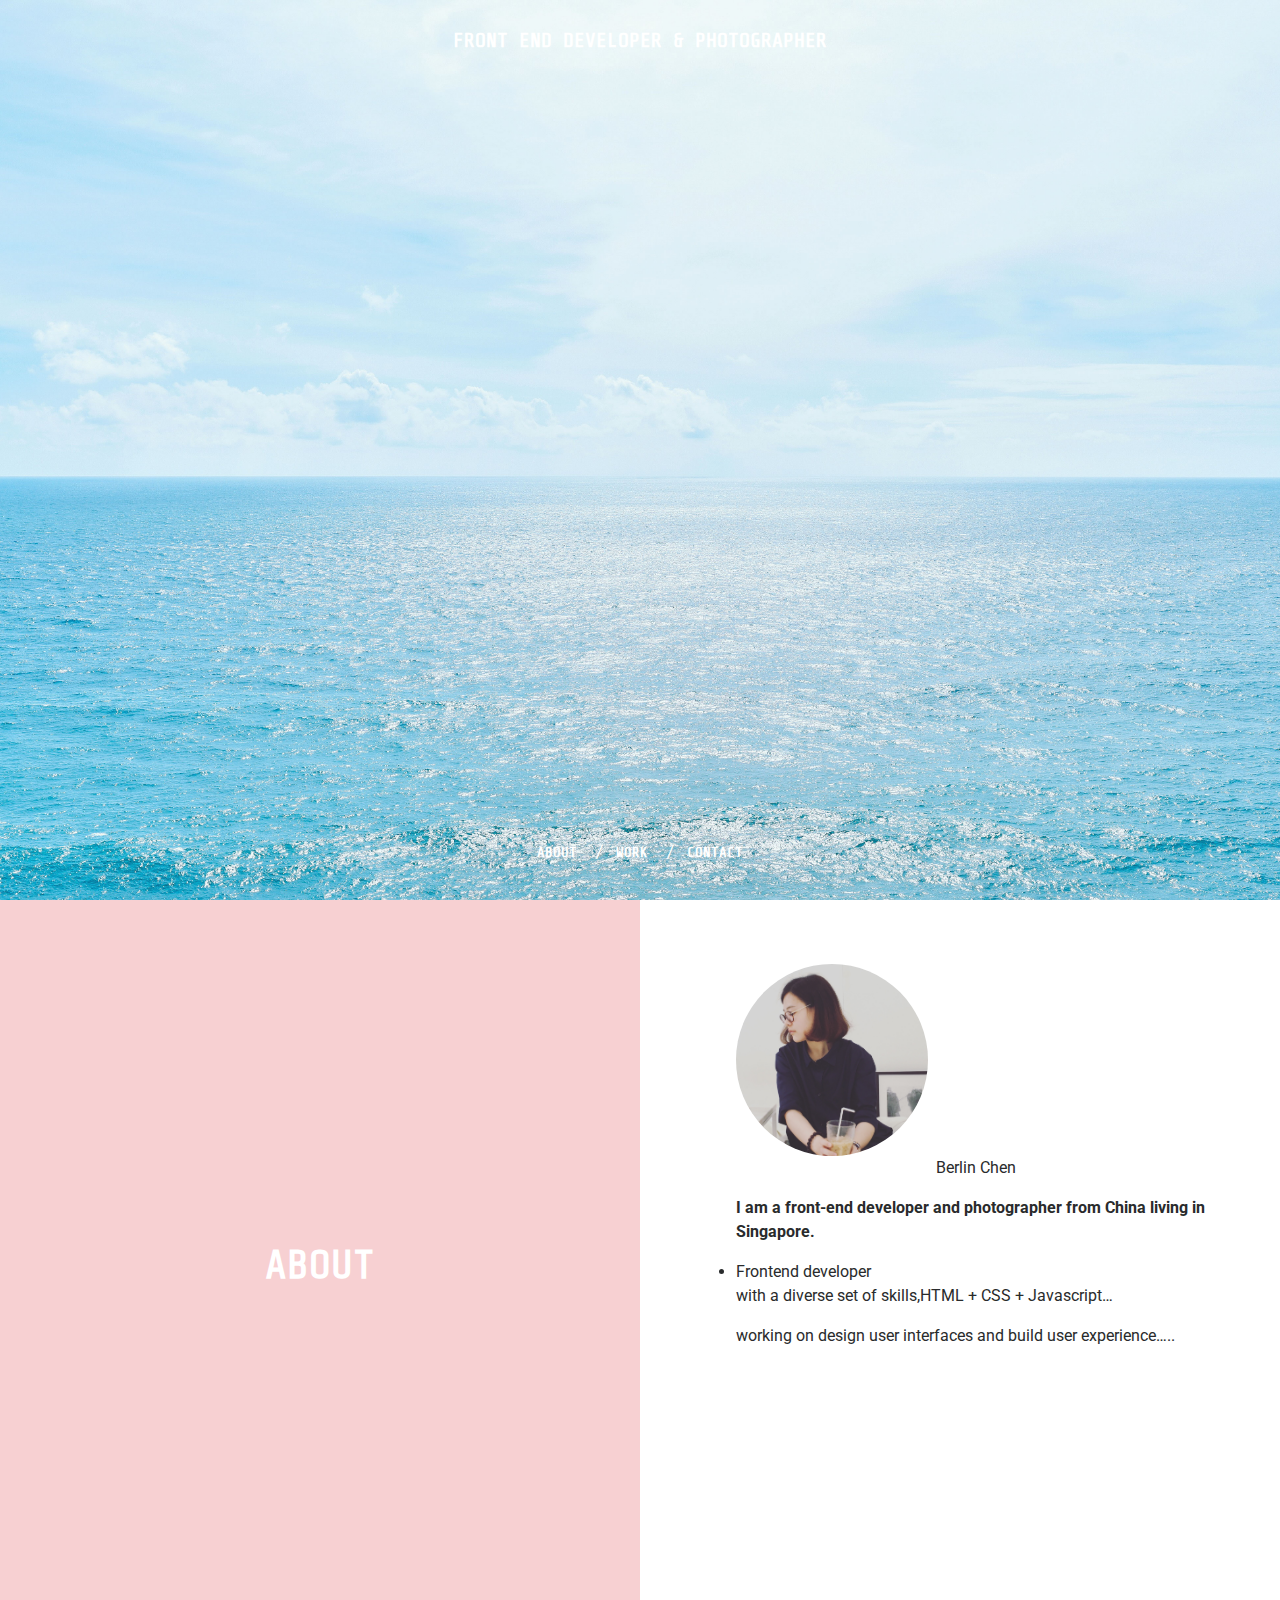
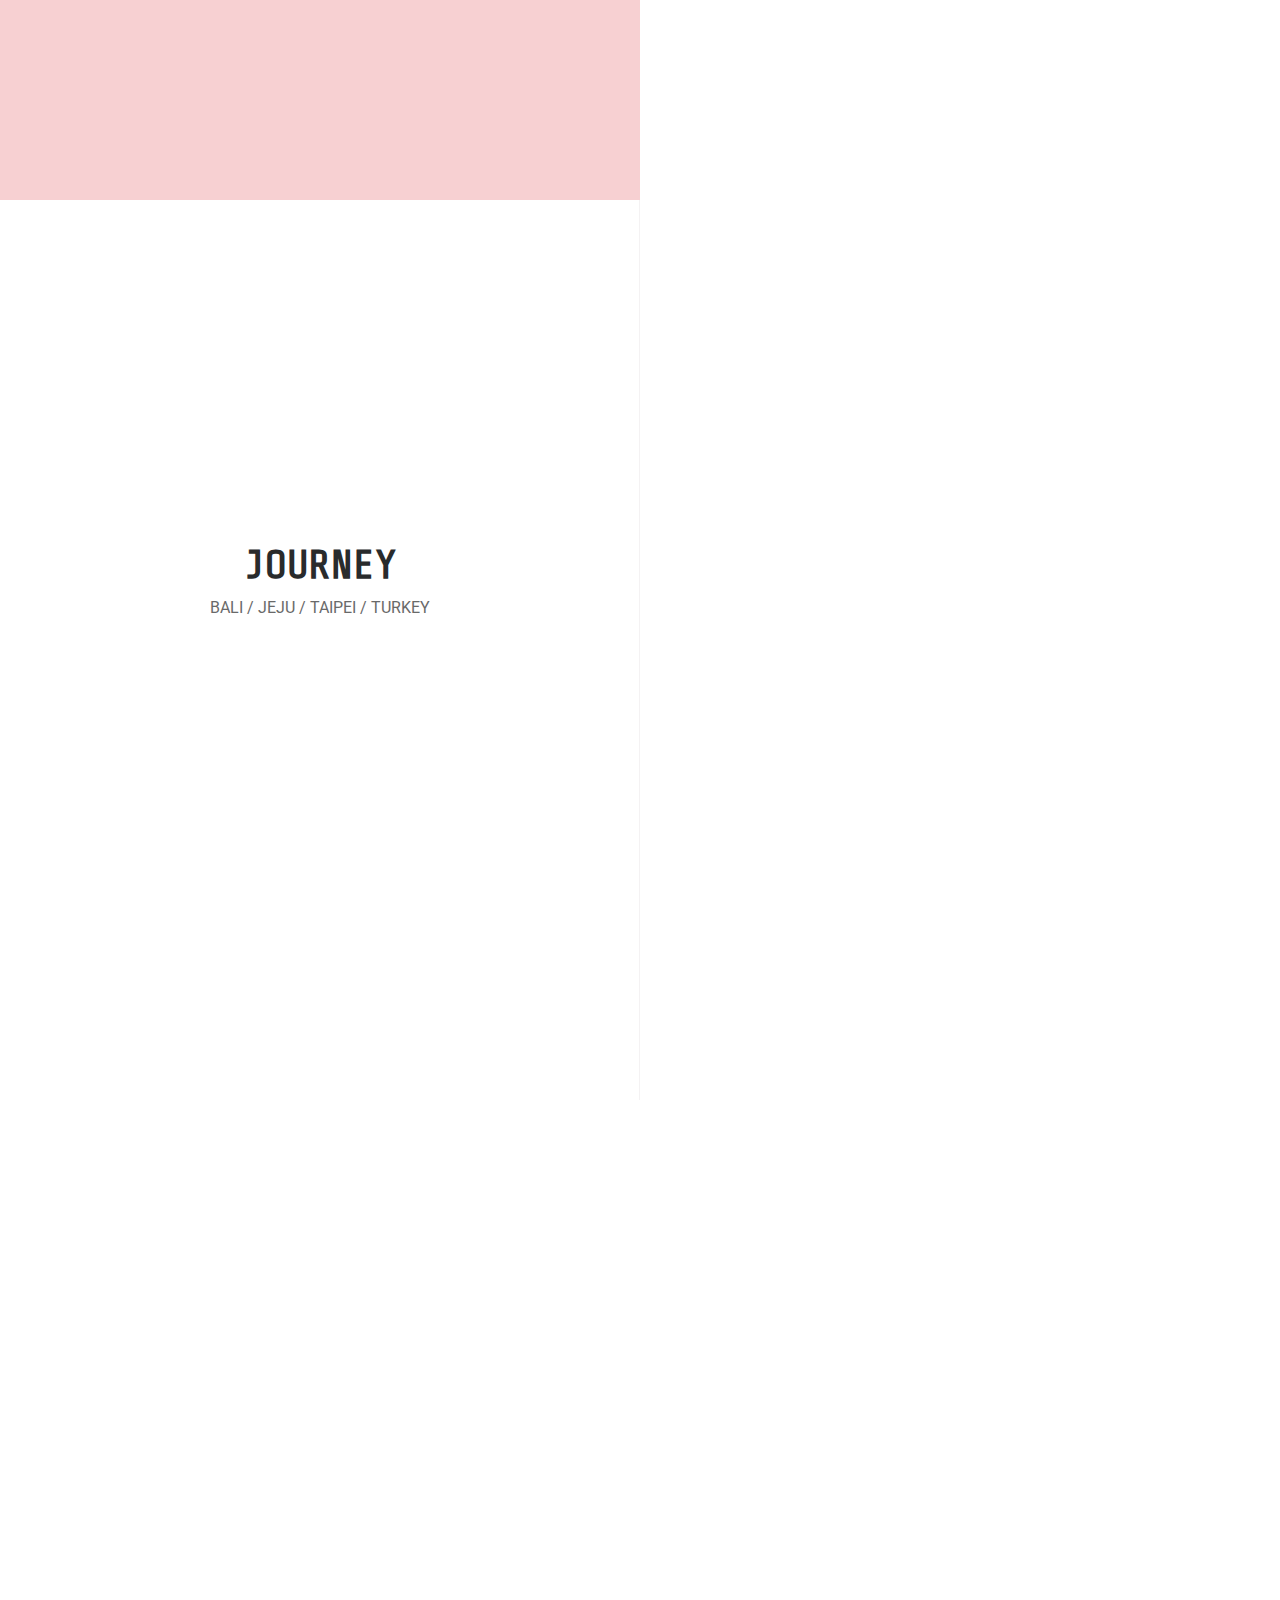
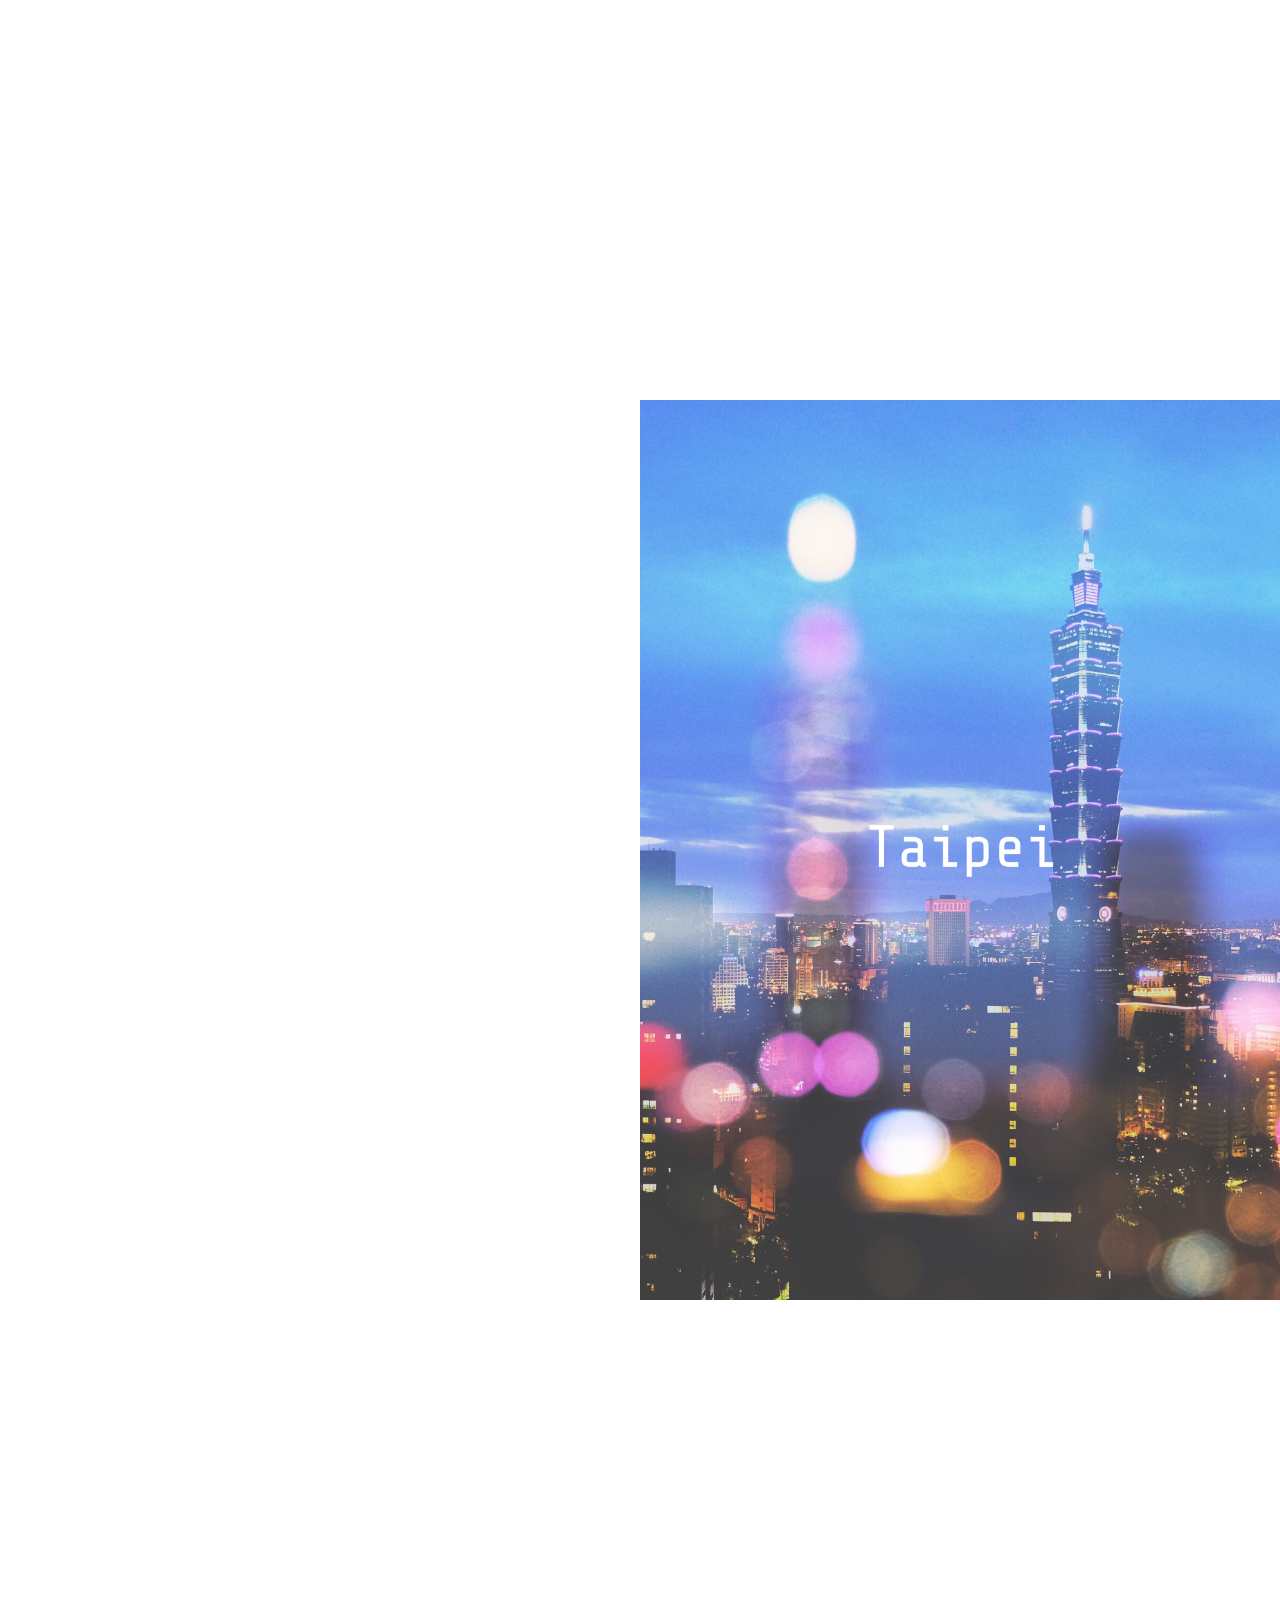
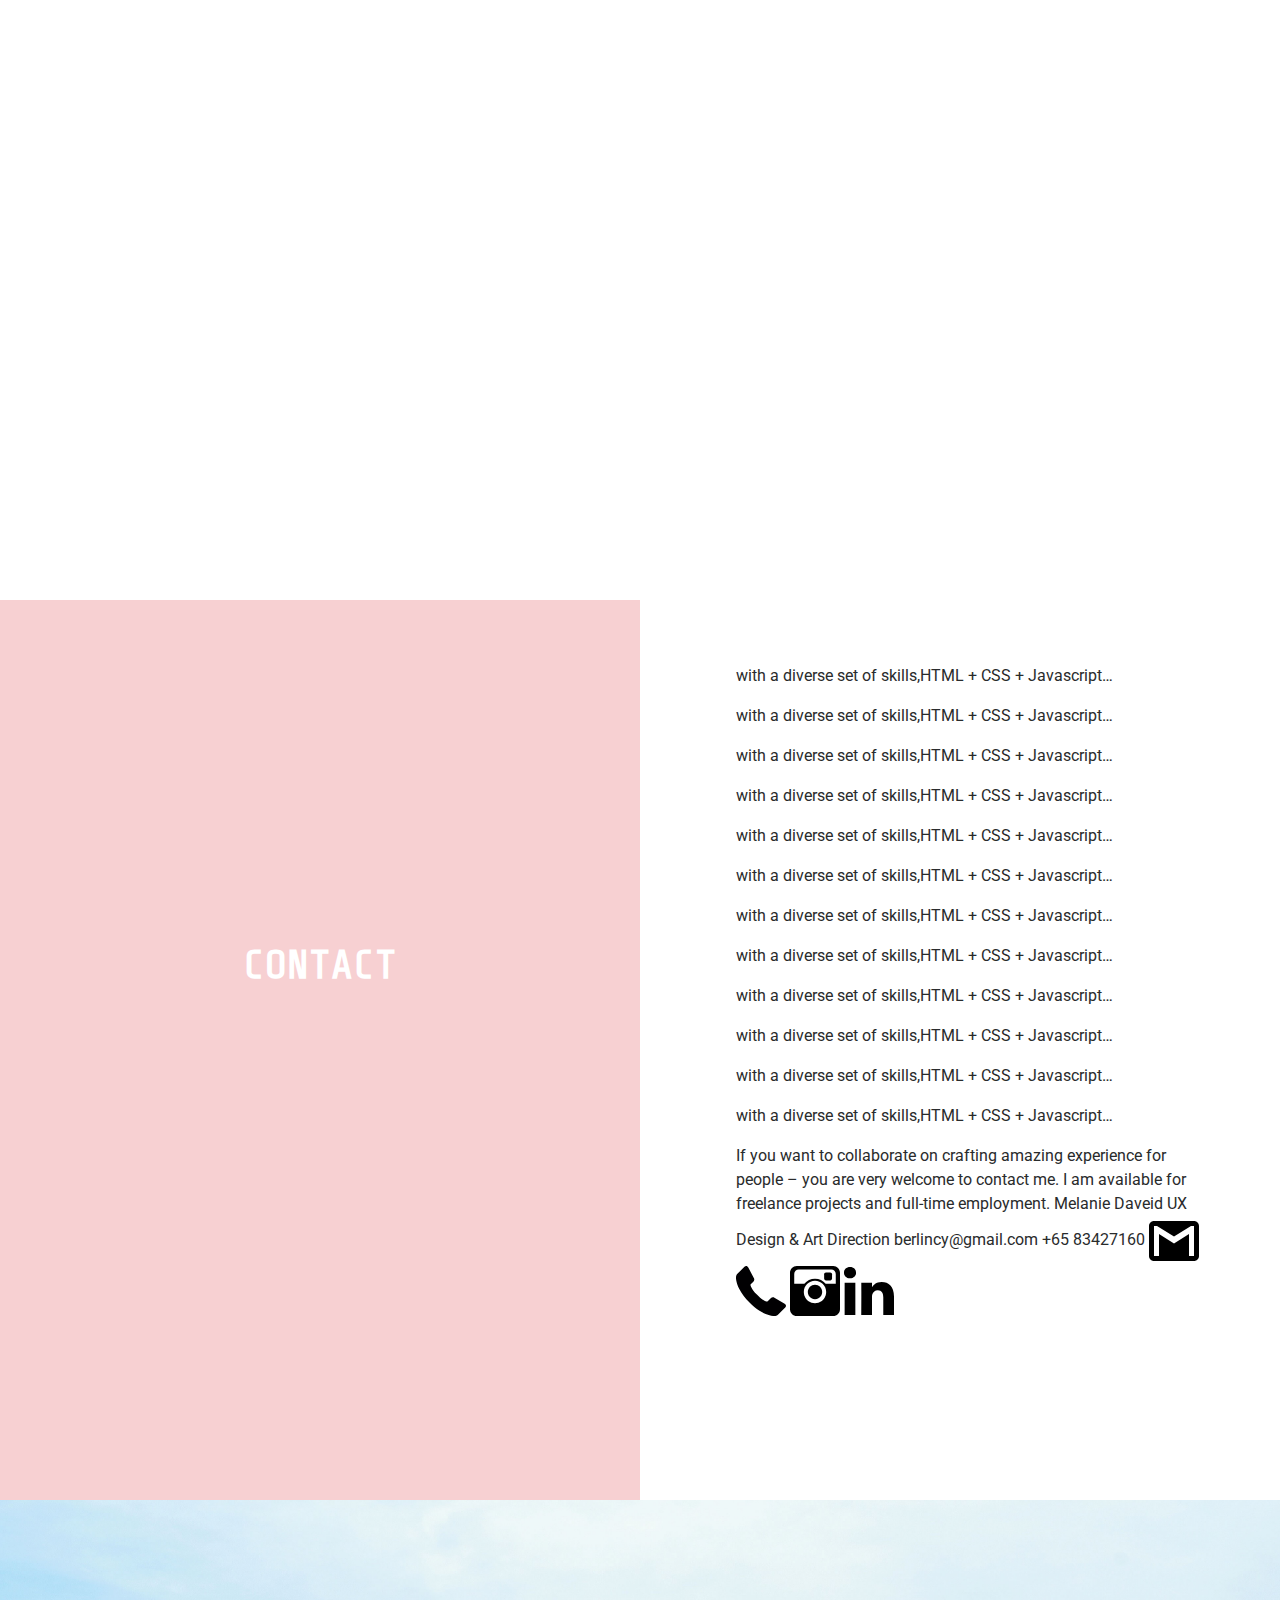
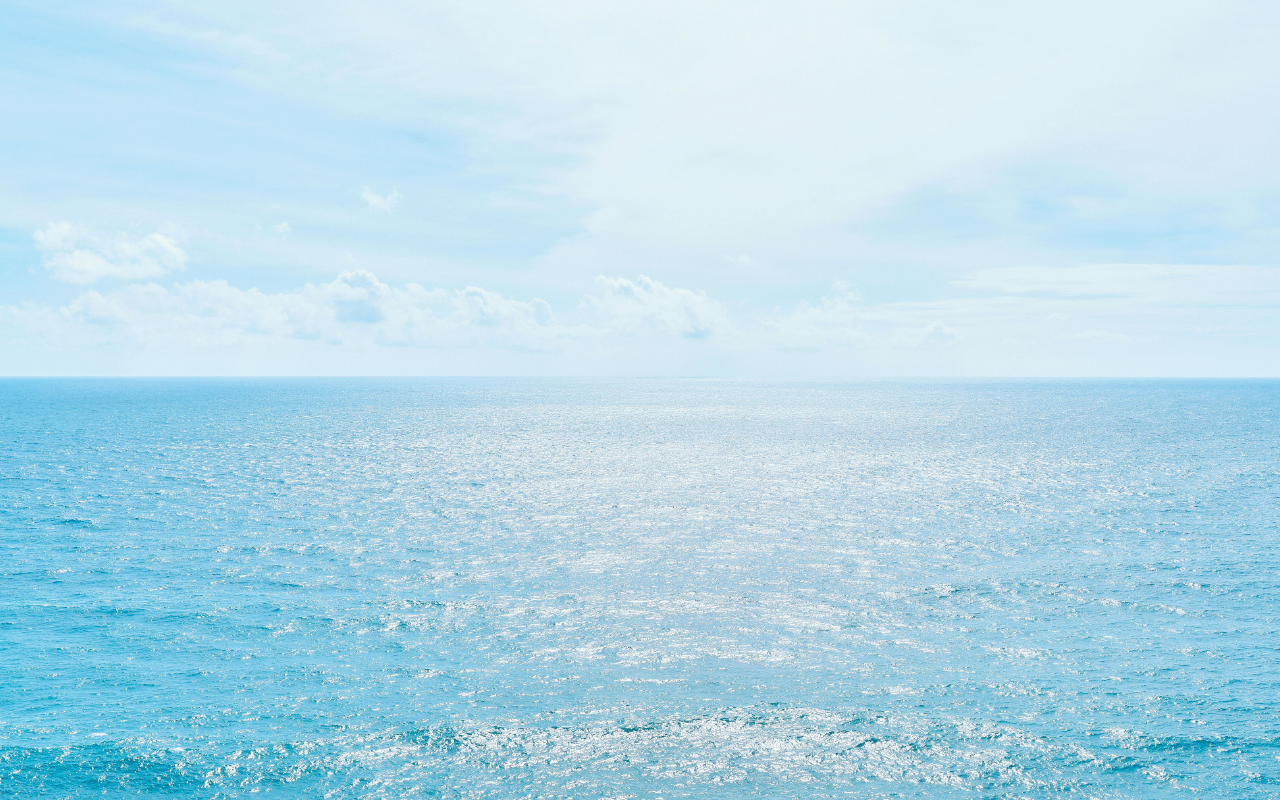
<file: index.html>
<!DOCTYPE html>
<html lang="en">
<head>
    <meta charset="UTF-8">
    <title>Berlin Chen - Demo</title>

    <link rel="stylesheet" href="assets/css/bootstrap.css">
    <link rel="stylesheet" href="assets/css/myStyle.css">
    <link href="https://fonts.googleapis.com/css?family=Open+Sans" rel="stylesheet">
    <link href="https://fonts.googleapis.com/css?family=Share+Tech+Mono" rel="stylesheet">
    <link href="https://fonts.googleapis.com/css?family=Roboto" rel="stylesheet">
    <link href="https://fonts.googleapis.com/css?family=PT+Sans" rel="stylesheet">
    <link href="https://fonts.googleapis.com/css?family=Share+Tech+Mono" rel="stylesheet">

    <script src="assets/js/jquery.js"></script>
    <!--<script src="https://ajax.googleapis.com/ajax/libs/jquery/3.2.1/jquery.min.js"></script>-->
    <script src="assets/js/jquery.sticky.js"></script>
    <script src="assets/js/myJS.js"></script>

</head>
<body>
<div class="site-wrapper">
    <div class="site-main" style="background-color: white">

        <div class="fullPage welcomePage fullPage-image" style="background-image: url(assets/img/footer-web.jpg);">
            <p class="firstTitle" style="color:white">FRONT END DEVELOPER & PHOTOGRAPHER</p>
            <nav class="main-nav" style="color:white">
                <ul>
                    <li><a class="underlined--white" href="#about">About</a></li>
                    <li><a class="underlined--white" href="#work">Work</a></li>
                    <li><a class="underlined--white" href="#contact">Contact</a></li>
                </ul>
            </nav>
        </div>

        <div class="splitPage aboutPage" id="about">

            <!--<div class="leftSide" id="aboutL">-->
            <!--<div class="vertical-align-helper text-align&#45;&#45;s-center background-color&#45;&#45;red"-->
            <!--data-viewport-height="100">-->
            <!--<div class="vertical-align&#45;&#45;s-middle">-->
            <!--<h2 class="">-->
            <!--<h1>About</h1>-->
            <!--</h2>-->
            <!--</div>-->
            <!--</div>-->
            <!--</div>-->

            <div class="leftSide bg-color-pink" id="aboutL">
                <H1 class="chapterTitle text-color-white">ABOUT</H1>

                <!--<img class="portrait responsive" src="Assets/img/portrait.JPG" alt=""/>-->
            </div>
            <div class="rightSide" id="aboutR">
                <div class="content">
                    <figure>
                        <img src="assets/img/portrait.JPG" class="about-image" alt="Berlin Chen">
                        <figcaption style="text-align: center">Berlin Chen</figcaption>
                    </figure>
                    <p><b>I am a front-end developer and photographer from China living in Singapore.</b></p>
                    <ul>
                        <li>Frontend developer</li>
                        <p>with a diverse set of skills,HTML + CSS + Javascript…</p>
                        <p>working on design user interfaces and build user experience…..</p>

                        <!--<li>Photograph</li>-->
                        <!--<p> I also take pictures of the world…..</p>-->

                        <!--<li>Frontend developer</li>-->
                        <!--<p>with a diverse set of skills,HTML + CSS + Javascript…</p>-->
                        <!--<p>working on design user interfaces and build user experience…..</p>-->

                        <!--<li>Photograph</li>-->
                        <!--<p> I also take pictures of the world…..</p>-->
                        <!--<li>Frontend developer</li>-->
                        <!--<p>with a diverse set of skills,HTML + CSS + Javascript…</p>-->
                        <!--<p>working on design user interfaces and build user experience…..</p>-->

                        <!--<li>Photograph</li>-->
                        <!--<p> I also take pictures of the world…..</p>-->
                    </ul>


                </div>
            </div>
        </div>

        <div class="splitPage workPage" id="work">
            <div class="leftSide" id="workL" style="background-color:white">
                <H1 class="chapterTitle">JOURNEY</H1>
                <nav class="work-nav">
                    <a href="#project-1">BALI / </a>
                    <a href="#project-2">JEJU / </a>
                    <a href="#project-3">TAIPEI / </a>
                    <a href="#project-4">TURKEY</a>
                </nav>

                <button type="button" class="btn btn-outline-info" id="expand-close" style="display: none">
                    Close Expand
                </button>
            </div>
            <div class="rightSide" id="workR">
                <nav>
                    <ul>
                        <li>
                            <!--bali-->
                            <div class="project" id="project-1">
                                <a href="#work" class="project__header">
                                    <div class="header__image"
                                         style="background-image: url(http://photos.breadtrip.com/photo_2017_01_24_cf97359cfdafb436ee4ae570d2e98a6d.jpg?imageView/2/w/960/q/85); filter: progid:DXImageTransform.Microsoft.AlphaImageLoader(src='http://photos.breadtrip.com/photo_2017_01_24_cf97359cfdafb436ee4ae570d2e98a6d.jpg?imageView/2/w/960/q/85',sizingMethod='scale'); -ms-filter: progid:DXImageTransform.Microsoft.AlphaImageLoader(src='http://photos.breadtrip.com/photo_2017_01_24_cf97359cfdafb436ee4ae570d2e98a6d.jpg?imageView/2/w/960/q/85',sizingMethod='scale');">

                                        <!--<button type="button" class="btn btn-outline-info" id="moreinfo-p1"-->
                                        <!--href="#work">Info-->
                                        <!--</button>-->

                                    </div>
                                </a>

                                <div class="project__content">
                                    <div class="quotation-part">
                                        <p>DO NOT WASTE A MINUTE OF YOUR LIFE! </p>
                                        <p>FALL IN LOVE, CREATE, DO CRAZY THINGS, AND BE INSPIRED… OPEN YOUR</p>
                                        <p>HEART TO THE WORLD, AND JOIN US FOR THE BIGGEST AND MOST FASCINATING </p>
                                        <p>JOURNEY OF YOUR LIFE.</p>
                                    </div>

                                    <div class="project-details">
                                        <img src="assets/img/project/web-bali/FullSizeRender-2-4.jpg">
                                        <img src="assets/img/project/web-bali/IMG_5512.jpg">
                                        <!--<img src="assets/img/project/web-bali/IMG_5512.JPG">-->
                                        <!--<img src="assets/img/project/web-bali/IMG_5975.JPG">-->
                                        <!--<img src="assets/img/project/web-bali/zvnkjh.jpg">-->
                                    </div>

                                    <!--<div class="project-nav">-->
                                    <!--&lt;!&ndash;<img src="http://photos.breadtrip.com/photo_2017_01_15_90f776d8f4879747a4943230d5010142.jpg?imageView/2/w/960/q/85); filter: progid:DXImageTransform.Microsoft.AlphaImageLoader(src='http://photos.breadtrip.com/photo_2017_01_15_90f776d8f4879747a4943230d5010142.jpg?imageView/2/w/960/q/85',sizingMethod='scale'); -ms-filter: progid:DXImageTransform.Microsoft.AlphaImageLoader(src='http://photos.breadtrip.com/photo_2017_01_15_90f776d8f4879747a4943230d5010142.jpg?imageView/2/w/960/q/85',sizingMethod='scale'">&ndash;&gt;-->
                                    <!--&lt;!&ndash;<img src="http://photos.breadtrip.com/photo_2017_01_24_cf97359cfdafb436ee4ae570d2e98a6d.jpg?imageView/2/w/960/q/85); filter: progid:DXImageTransform.Microsoft.AlphaImageLoader(src='http://photos.breadtrip.com/photo_2017_01_24_cf97359cfdafb436ee4ae570d2e98a6d.jpg?imageView/2/w/960/q/85',sizingMethod='scale'); -ms-filter: progid:DXImageTransform.Microsoft.AlphaImageLoader(src='http://photos.breadtrip.com/photo_2017_01_24_cf97359cfdafb436ee4ae570d2e98a6d.jpg?imageView/2/w/960/q/85',sizingMethod='scale'">&ndash;&gt;-->
                                    <!--&lt;!&ndash;<img src="http://photos.breadtrip.com/photo_2017_01_15_d38a2d1cd26cf3d5cc7c0c37a8debd4b.jpg?imageView/2/w/960/q/85); filter: progid:DXImageTransform.Microsoft.AlphaImageLoader(src='http://photos.breadtrip.com/photo_2017_01_15_d38a2d1cd26cf3d5cc7c0c37a8debd4b.jpg?imageView/2/w/960/q/85',sizingMethod='scale'); -ms-filter: progid:DXImageTransform.Microsoft.AlphaImageLoader(src='http://photos.breadtrip.com/photo_2017_01_15_d38a2d1cd26cf3d5cc7c0c37a8debd4b.jpg?imageView/2/w/960/q/85',sizingMethod='scale'">&ndash;&gt;-->
                                    <!--&lt;!&ndash;<img src="http://photos.breadtrip.com/photo_2017_06_29_2a575b91ed748adc97c07cb3aa696c9b.jpg?imageView/2/w/960/q/85); filter: progid:DXImageTransform.Microsoft.AlphaImageLoader(src='http://photos.breadtrip.com/photo_2017_06_29_2a575b91ed748adc97c07cb3aa696c9b.jpg?imageView/2/w/960/q/85',sizingMethod='scale'); -ms-filter: progid:DXImageTransform.Microsoft.AlphaImageLoader(src='http://photos.breadtrip.com/photo_2017_06_29_2a575b91ed748adc97c07cb3aa696c9b.jpg?imageView/2/w/960/q/85',sizingMethod='scale'">&ndash;&gt;-->
                                    <!--&lt;!&ndash;<img src="http://photos.breadtrip.com/photo_2017_01_15_7de4ad27ebd928391904f4d981e29e17.jpg?imageView/2/w/960/q/85); filter: progid:DXImageTransform.Microsoft.AlphaImageLoader(src='http://photos.breadtrip.com/photo_2017_01_15_7de4ad27ebd928391904f4d981e29e17.jpg?imageView/2/w/960/q/85',sizingMethod='scale'); -ms-filter: progid:DXImageTransform.Microsoft.AlphaImageLoader(src='http://photos.breadtrip.com/photo_2017_01_15_7de4ad27ebd928391904f4d981e29e17.jpg?imageView/2/w/960/q/85',sizingMethod='scale'">&ndash;&gt;-->
                                    <!--</div>-->
                                </div>
                            </div>
                        </li>


                        <!--jeju-->
                        <li>
                            <div class="project" id="project-2">
                                <a href="#work" class="project__header">
                                    <div class="header__image"
                                         style="background-image: url(http://photos.breadtrip.com/photo_2017_01_15_d38a2d1cd26cf3d5cc7c0c37a8debd4b.jpg?imageView/2/w/960/q/85); filter: progid:DXImageTransform.Microsoft.AlphaImageLoader(src='http://photos.breadtrip.com/photo_2017_01_15_d38a2d1cd26cf3d5cc7c0c37a8debd4b.jpg?imageView/2/w/960/q/85',sizingMethod='scale'); -ms-filter: progid:DXImageTransform.Microsoft.AlphaImageLoader(src='http://photos.breadtrip.com/photo_2017_01_15_d38a2d1cd26cf3d5cc7c0c37a8debd4b.jpg?imageView/2/w/960/q/85',sizingMethod='scale');">
                                    </div>
                                </a>

                                <div class="project__content">
                                    <div class="quotation-part">
                                        <p>some description</p>
                                    </div>

                                    <div class="project-details">
                                        <!--<img src="assets/img/project/web-jeju/20160613_082957660_iOS.jpg">-->
                                        <img src="assets/img/project/web-jeju/20160614_052637650_iOS.jpg">
                                        <img src="assets/img/project/web-jeju/20160614_070020800_iOS.jpg">
                                        <!--<img src="assets/img/project/web-jeju/20160614_084437030_iOS.jpg">-->
                                        <!--<img src="assets/img/project/web-jeju/20160614_091842940_iOS.jpg">-->
                                        <img src="assets/img/project/web-jeju/jeju.jpg">
                                    </div>
                                </div>
                            </div>
                        </li>

                        <!--taipei-->
                        <li>
                            <div class="project" id="project-3">
                                <a href="#work" class="project__header">
                                    <div class="header__image"
                                         style="background-image: url(assets/img/project/header-taipei.JPG); filter: progid:DXImageTransform.Microsoft.AlphaImageLoader(src='assets/img/project/header-taipei.JPG',sizingMethod='scale'); -ms-filter: progid:DXImageTransform.Microsoft.AlphaImageLoader(src='assets/img/project/header-taipei.JPG',sizingMethod='scale');">
                                    </div>
                                </a>

                                <div class="project__content">
                                    <div class="quotation-part">
                                        <p>some description</p>
                                    </div>

                                    <div class="project-details">
                                        <img src="assets/img/project/web-taipei/FullSizeRender-5.jpg">
                                        <img src="assets/img/project/web-taipei/FullSizeRender-114-2.jpg">
                                        <img src="assets/img/project/web-taipei/IMG_4305-2.jpg">
                                        <img src="assets/img/project/web-taipei/IMG_4788.jpg">
                                    </div>
                                </div>
                            </div>
                        </li>

                        <!--turkey-->
                        <li>
                            <div class="project" id="project-4">
                                <a href="#work" class="project__header">
                                    <div class="header__image"
                                         style="background-image: url(http://photos.breadtrip.com/photo_2017_01_15_7de4ad27ebd928391904f4d981e29e17.jpg?imageView/2/w/960/q/85); filter: progid:DXImageTransform.Microsoft.AlphaImageLoader(src='http://photos.breadtrip.com/photo_2017_01_15_7de4ad27ebd928391904f4d981e29e17.jpg?imageView/2/w/960/q/85',sizingMethod='scale'); -ms-filter: progid:DXImageTransform.Microsoft.AlphaImageLoader(src='http://photos.breadtrip.com/photo_2017_01_15_7de4ad27ebd928391904f4d981e29e17.jpg?imageView/2/w/960/q/85',sizingMethod='scale');">
                                    </div>

                                </a>

                                <div class="project__content">
                                    <div class="quotation-part">
                                        <p>some description</p>
                                    </div>

                                    <div class="project-details">
                                        <img src="assets/img/project/web-turkey/DSC_2470.jpg">
                                        <img src="assets/img/project/web-turkey/img_0737.jpg">
                                        <!--<img src="assets/img/project/web-turkey/img_0795.jpg">-->
                                        <!--<img src="assets/img/project/web-turkey/img_0940.jpg">-->
                                        <!--<img src="assets/img/project/web-turkey/img_0941.jpg">-->
                                        <!--<img src="assets/img/project/web-turkey/img_1034.jpg">-->
                                        <!--<img src="assets/img/project/web-turkey/img_2118.jpg">-->
                                        <!--<img src="assets/img/project/web-turkey/IMG_2608.JPG">-->
                                        <img src="assets/img/project/web-turkey/img_1163.jpg">
                                        <img src="assets/img/project/web-turkey/img_1199.jpg">
                                        <img src="assets/img/project/web-turkey/img_1158.jpg">

                                    </div>
                                </div>
                            </div>
                        </li>
                    </ul>
                </nav>


                <!--<div class="project p1-image">-->

                <!--</div>-->
                <!--<div class="project p2-image">-->
                <!--</div>-->
            </div>
        </div>

        <div class="splitPage contactPage" id="contact">
            <div class="leftSide bg-color-pink" id="contactL">
                <H1 class="chapterTitle text-color-white">CONTACT</H1>
            </div>
            <div class="rightSide" id="contactR">
                <div class="content">

                    <p>with a diverse set of skills,HTML + CSS + Javascript…</p>
                    <p>with a diverse set of skills,HTML + CSS + Javascript…</p>
                    <p>with a diverse set of skills,HTML + CSS + Javascript…</p>
                    <p>with a diverse set of skills,HTML + CSS + Javascript…</p>
                    <p>with a diverse set of skills,HTML + CSS + Javascript…</p>
                    <p>with a diverse set of skills,HTML + CSS + Javascript…</p>
                    <p>with a diverse set of skills,HTML + CSS + Javascript…</p>
                    <p>with a diverse set of skills,HTML + CSS + Javascript…</p>
                    <p>with a diverse set of skills,HTML + CSS + Javascript…</p>
                    <p>with a diverse set of skills,HTML + CSS + Javascript…</p>
                    <p>with a diverse set of skills,HTML + CSS + Javascript…</p>
                    <p>with a diverse set of skills,HTML + CSS + Javascript…</p>

                    If you want to collaborate on crafting amazing experience for people – you are very welcome to
                    contact me.

                    I am available for freelance projects and full-time employment.

                    Melanie Daveid

                    UX Design & Art Direction
                    berlincy@gmail.com
                    +65 83427160
                    <div class="socialLogo">
                        <img src="assets/img/logo/gmail-logo.svg">
                        <img src="assets/img/logo/phone-receiver.svg">
                        <img src="assets/img/logo/instagram-logo.svg">
                        <img src="assets/img/logo/linkedin-logo.svg">
                    </div>


                </div>
            </div>
        </div>



        <!--<div class="footerPage">-->
        <div class="fullPage-image" style="background-image: url(assets/img/footer-web.jpg);"></div>

        </div>


    </div>

    <!--<footer class="footerPage fullPage-image" style="background-image: url(assets/img/footer.JPG);">-->

    <!--</footer>-->

    <!--<div class="fullPage footerPage fullPage-image" style="background-image: url(assets/img/footer.JPG);">-->

    <!--</div>-->

    <!--<footer class="footerPage fullPage-image" style="background-image: url(assets/img/footer.JPG);">-->

    <!--</footer>-->


</div>

<script>


</script>
</body>
</html>
</file>
<file: assets/css/myStyle.css>
::-webkit-scrollbar{
    display: none;
}

*{
    margin:0;
    padding:0;
}

html, body{
    height:100%;
    font-family: 'Roboto', sans-serif;

}
div {
    display: block;
}
.site-wrapper{
    position: relative;
    top: 0;
    height:100%;
    /*width: 100%;*/
    /*overflow: hidden*/
}

.site-main{
    position: relative;
    top:0;
    height: 100%;
}

.firstTitle{
    text-align: center;
    font-size: 20px;
    font-weight:bold;
    padding-top:2%;
    font-family: 'Share Tech Mono', monospace;
}
.fullPage{
    height: 100vh;
    position: relative;
    width: 100%;
}

.welcomePage{
    z-index: 300;
    /*overflow: hidden;*/
}
.bg-color-skyblue{
    background: lightskyblue;
}
.bg-color-pink{
    background:rgba(246,202,204,0.89);
}
.text-color-white{
    color: white;
}
.text-color-grey-dark{
    color: darkgrey;
}

.splitPage{
    position: relative;
    min-height:100%;
    z-index: 200;
}

.leftSide.fixed{
    position: fixed;
    /*top:0;*/
}

.leftSide{
    position: absolute;
    /*height:100vh;*/
    height: 100vh;
    width: 50%;
    top: 0;
    left: 0;
    z-index: 200;

    text-align:center;

    /*display:table;*/

    /*animation*/
    /*transition: 1s;*/
    /*-webkit-transition: 1s;*/

}
.workPage .leftSide.transitionEffect{
    transition: 1s;
    -webkit-transition: 1s;
}
.workPage .leftSide{
    border-right: 1px solid #f4f2f3;
}


.leftSide.compress{
    width: 20%;
}

.chapterTitle{
    /*text-align: center;*/
    vertical-align: middle;
    /*padding-top: 50%;*/
    text-transform: uppercase;
    font-family: 'Share Tech Mono', monospace;
    font-weight:bold;
    display:inline-block;

    /*display: flex;*/
    /*justify-content: center;*/
    /*align-items: center;*/
    /*display: table-cell;*/
    /*height:100%;*/

    /*writing-mode: vertical-rl;*/
    /*text-orientation: upright;*/
}

.vertical-align-helper:before {
    content: '';
    display: inline-block;
    height: 100%;
    vertical-align: middle;
    margin-left: -5px
}

.vertical-align-helper > [class*=vertical-align--] {
    display: inline-block;
    width: 100%
}

.text-align--s-center {
    text-align: center
}

.vertical-align--s-middle {
    vertical-align: middle
}

/*.aboutPage .leftSide{*/
    /*background: #f8cacc;*/
    /*!*background: rgb(41,41,41);*!*/
/*}*/
/*.workPage .leftSide{*/
    /*background: lightsteelblue;*/
/*}*/
/*.workPage .rightSide{*/
    /*background: #000;*/
/*}*/

/*.contactPage .leftSide{*/
    /*background: #f8cacc;*/
/*}*/
.rightSide{
    position: relative;
    top:0;
    left: 50%;
    width: 50%;
    z-index: 100;
    height:100%;

    transition: 1s;
    -webkit-transition: 1s;
}
.rightSide.expand{
    left:20%;
    width: 80%;
}

.content{
    padding: 10%;
    padding-left:15%;
}

nav > ol, nav > ul {
    list-style: none;
    padding: 0;
    margin: 0
}

nav > ol li, nav > ul li {
    margin: 0;
    padding: 0
}

.main-nav {
    position: absolute;
    bottom: 0;
    left: 0;
    right: 0;
    font-family: 'Share Tech Mono', monospace;

}

.main-nav ul {
    padding: 36px 0;
    text-align: center
}

.main-nav ul li {
    display: inline-block
}

.main-nav ul li:before {
    content: '/';
    padding: 0 12px 0 9px
}

.main-nav ul li:first-child:before {
    display: none

}

.main-nav ul li a {
    color: inherit;
    text-transform: uppercase;
    text-decoration: none;
    font-size: 14px;
    font-weight: bold;
}

.main-nav ul li a:after {
    bottom: -.4em;
    border-width: 2px;
    display: none
}

.main-nav ul li a:hover:after {
    display: block
}

/*.vertical-align-helper:before {*/
    /*content: '';*/
    /*display: inline-block;*/
    /*height: 100%;*/
    /*vertical-align: middle;*/
    /*margin-left: -5px;*/

    /*text-align: center*/
/*}*/

/*.vertical-align-helper > [class*=vertical-align--] {*/
    /*display: inline-block;*/
    /*width: 100%*/
/*}*/



/* The hero image */
.fullPage-image {
    /* The image used */

    /* Set a specific height */
    height: 100%;

    /* Position and center the image to scale nicely on all screens */
    background-position: center;
    background-repeat: no-repeat;
    background-size: cover;
    /*position: relative;*/
}

.footerPage{
    position: absolute;
    left: 0;
    top:0;
    z-index: -1;
    /*padding-top:200%;*/
    height:100%;
    width:100%;

}

footer{
    position: relative;
    left: 0;
    z-index: -1;
    /*padding-top:400%;*/
    height:100vh;
    top:600vh;

    /*overflow: hidden;*/

    /*height: */
    /*padding-top: 300%;*/
    /*overflow: hidden;*/
    /*padding-top: 100%;*/

    /*z-index: -1;*/
}
/*footer{*/
    /*content: '';*/
    /*display: block;*/
    /*padding-top: 600%;*/
    /*z-index: -1;*/
/*}*/
/*.footerPage:after {*/
    /*content: '';*/
    /*display: block;*/
    /*padding-top: 200%;*/

/*}*/

.about-image{
    width:40%;
    border-radius: 50%;

    /*max-width: 40%;*/
    /*position: absolute;*/
    /*right: -50%;*/
    /*top: 96px*/
}

.portrait{
    max-width: 135px;
    position: absolute;
    right: -67px;
    top: 96px
}

.socialLogo{
    display: inline;
}

/*project */

.project.disappear{
    display:none;
}
/*.project:active{*/
    /*-ms-transition-duration: 0.2s;*/
    /*-ms-transform: scale(0.95);}*/
/*.project{*/
    /*overflow: hidden;*/
    /*display: block;*/

    /*height: 100%;*/

    /*!* Position and center the image to scale nicely on all screens *!*/
    /*!*background-position: center;*!*/
    /*!*background-repeat: no-repeat;*!*/
    /*!*background-size: cover;*!*/
    /*!*position: relative;*!*/
/*}*/
/*.p1-image{*/
    /*background-image: url("../img/jeju.jpg");*/
/*}*/

/*.p2-image{*/
    /*background-image: url("../img/footer.JPG");*/
/*}*/

/*.img{*/
    /*max-width:100%;*/
    /*max-height:100%;*/

    /*position: absolute;*/
    /*top: 0;*/
    /*left: 0;*/
    /*width: 100%;*/
    /*height: 100%;*/
    /*-webkit-transform: scale(1);*/
    /*-ms-transform: scale(1);*/
    /*transform: scale(1);*/
    /*background-size: cover;*/
    /*background-position: center center;*/
    /*-webkit-transition: 15s -webkit-transform linear;*/
    /*transition: 15s transform linear*/
/*}*/

.project {
    overflow: hidden;
    position: relative;
    width: 100%;
    left: 0;
    -webkit-transition: 1s left cubic-bezier(.77, 0, .175, 1);
    transition: 1s left cubic-bezier(.77, 0, .175, 1)
}

.project .project__header {
    display: block;
    overflow: hidden;
    position: relative;
    top: 0;
    left: 0;
    width: 100%;

    height: 100vh;
}

.project .project__header .header__image {
    position: relative;
    top: 0;
    left: 0;
    width: 100%;
    height:100%;

    background-size: cover;
    background-position: center;
    background-repeat: no-repeat;

    /*-webkit-transform: scale(1);*/
    /*-ms-transform: scale(1);*/
    /*transform: scale(1);*/
    /*-webkit-transition: 15s -webkit-transform linear;*/
    /*transition: 15s transform linear;*/
    -webkit-transition: all 3s linear;
    transition: all 3s linear;
    /*-webkit-transform: scale3d(1, 1, 1);*/
    /*transform: scale3d(1, 1, 1);*/
}

.project .project__header .header__image:hover{
    -webkit-transform: scale3d(1.1, 1.1, 1);
    transform: scale3d(1.1, 1.1, 1);

    /*box-shadow: 0 0 11px rgba(33,33,33,.2);*/
}

.project .project__content {
    display: none;
    overflow: hidden;
    position: relative;
}

.project__content .quotation-part{
    position: relative;
    /*height:50vh;*/

    padding-top: 4%;
    padding-bottom: 4%;
    /*!*padding-bottom: 20px;*!*/
    /*text-align: center;*/
    /*!*font-size:26px;*!*/
    /*!*font-weight:bold;*!*/
    /*!*font-family: 'Roboto', sans-serif;*!*/

    /*display: inline-block;*/
    /*max-width: 600px;*/
    /*margin-bottom: 15px;*/
    /*padding-right: 10px;*/
    /*padding-left: 10px;*/
    /*!*clear: none;*!*/
    /*font-family: 'PT Sans', sans-serif;*/
    /*line-height: 21px;*/
    /*letter-spacing: 1.2px;*/
    /*text-transform: uppercase;*/
    /*border-bottom: 1px solid darkgrey;*/


}
.quotation-part p{
    text-align: center;
    font-family: 'PT Sans', sans-serif;
    text-transform: uppercase;
    letter-spacing: 1.2px;
    margin: 0;
    padding: 0;
}

.project__content .project-details{
    position: relative;
    width: 100%;
    height: 100%;
    /*border-bottom: 1px solid darkgrey;*/
}
/*.project-details .project-details-container{*/
    /*display: block;*/
    /*overflow: hidden;*/
    /*position: relative;*/
    /*top: 0;*/
    /*left: 0;*/
    /*width: 100%;*/
    /*height:100%;*/
/*}*/
.project-details img{
    padding-top: 4%;
    /*padding-bottom: 2%;*/
    position:relative;
    width: 100%;
    height: 100vh;
    object-fit: cover;
}

.project-nav{
    position: relative;
    padding-top: 10%;
}

/*.project-nav img{*/
    /*display:inline;*/
    /*!*height:100%;*!*/
    /*width:20%;*/
    /*padding:0;*/
    /*margin: 0;*/
/*}*/

.work-nav{
    text-align: center;

}
.work-nav a{
    color: dimgray;
    font-family: 'Roboto', sans-serif;
    text-decoration: none;
}
.work-nav a:hover{
}
</file>
